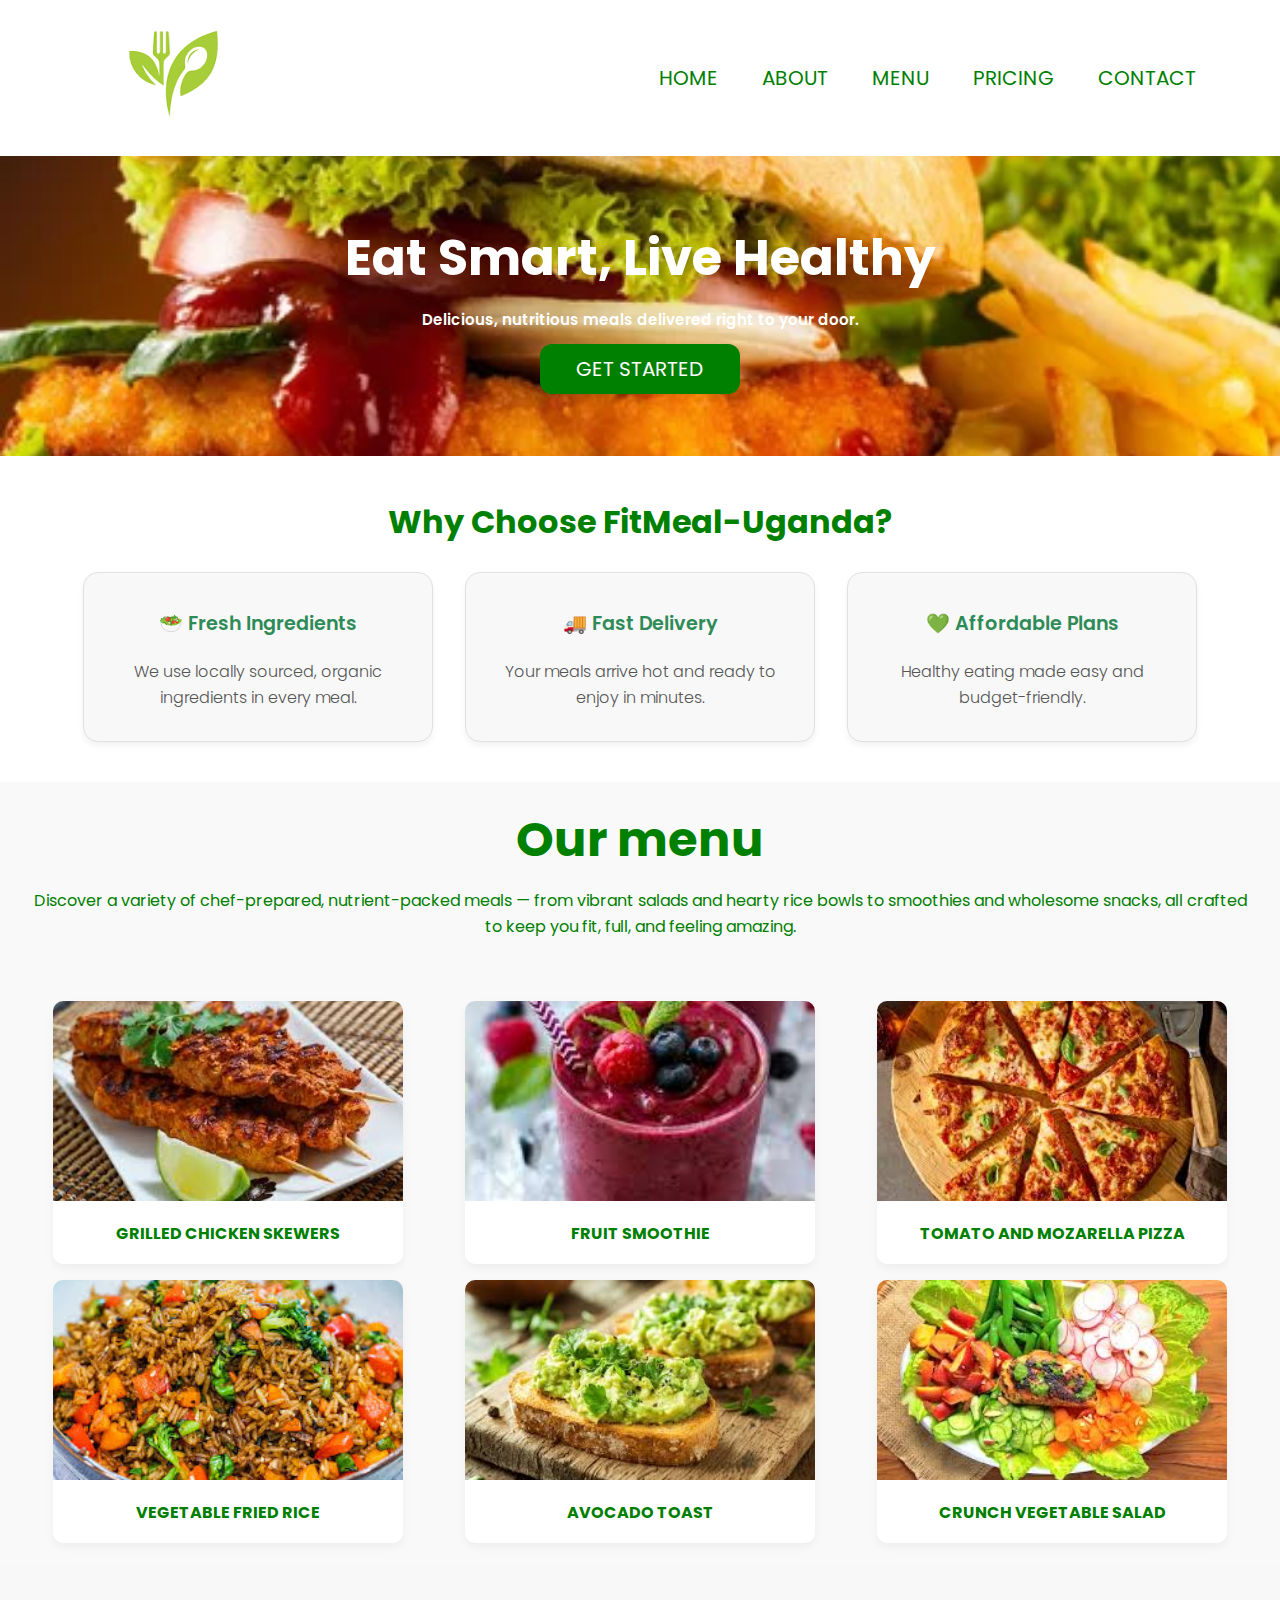
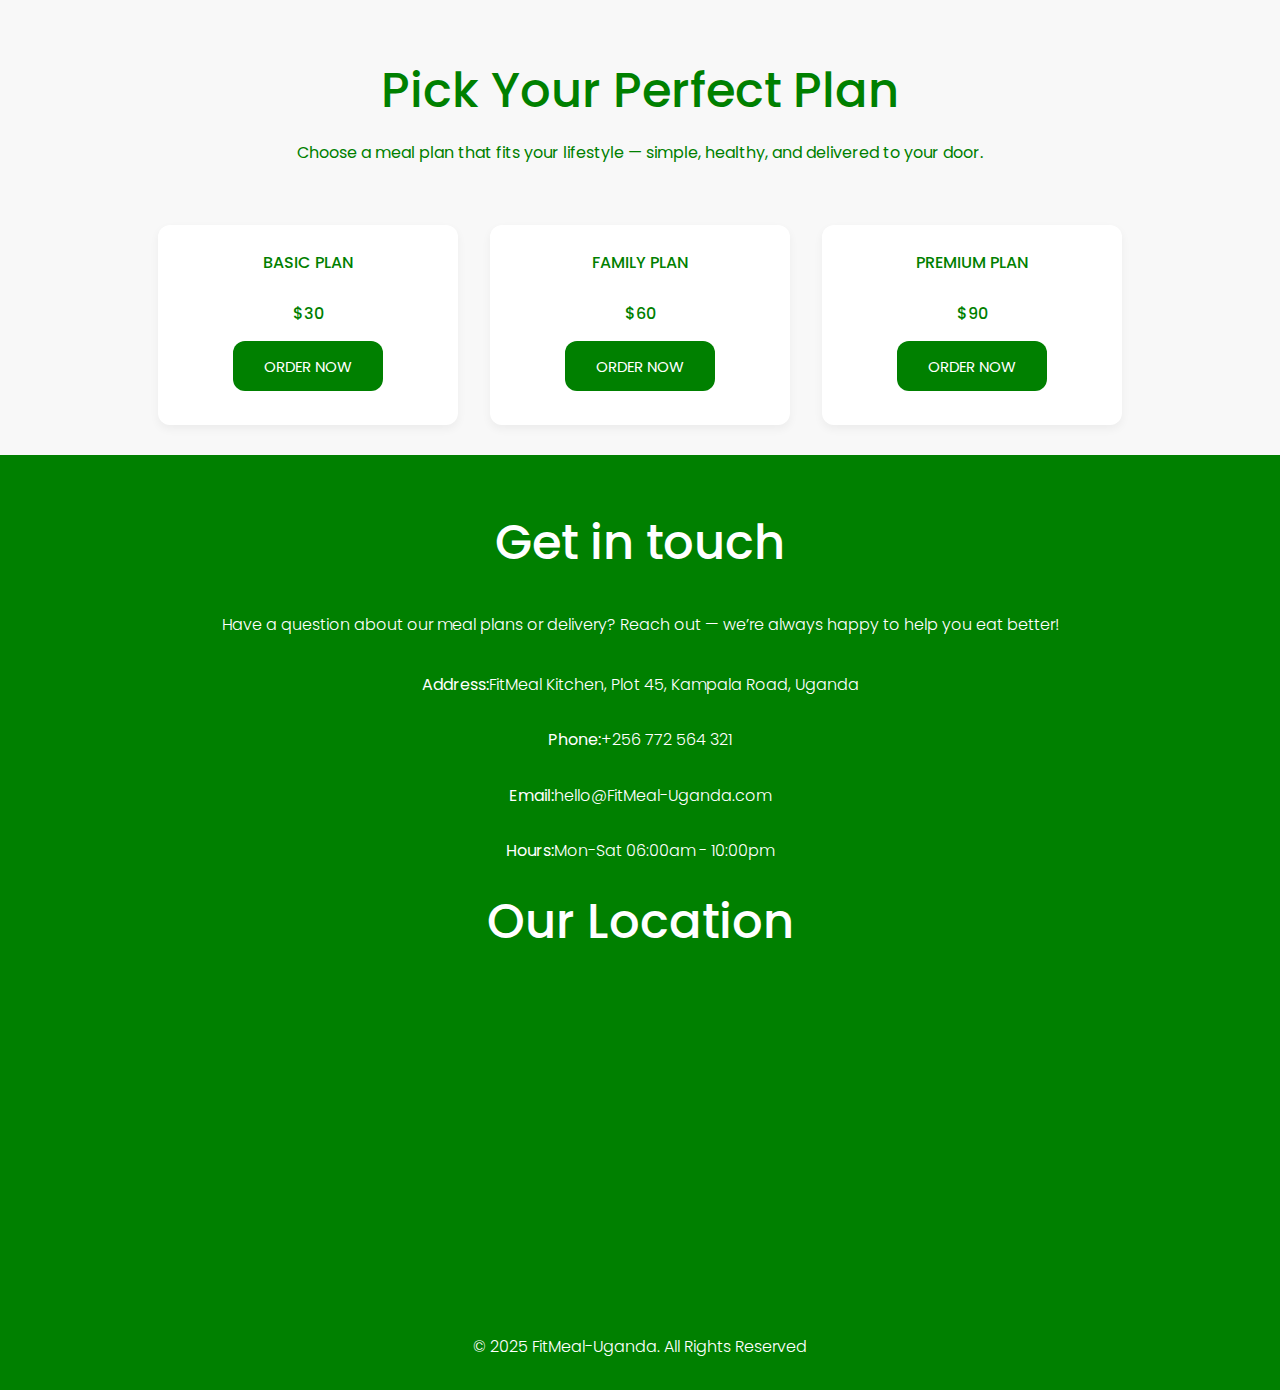
<file: index.html>
<!DOCTYPE html>
<html lang="en">
<head>
    <meta charset="UTF-8">
    <meta name="viewport" content="width=device-width, initial-scale=1.0">
    <title>FitMeal-Uganda (Healthy Meal Delivery)</title>

    <link rel="stylesheet" href="style.css">
    <!-- <link rel="icon" href="favicon.ico"> -->
    <!-- font awesome -->

 <link rel="stylesheet" href="https://cdnjs.cloudflare.com/ajax/libs/font-awesome/6.5.0/css/all.min.css">



    <!-- poppins font -->
<link rel="preconnect" href="https://fonts.googleapis.com">
<link rel="preconnect" href="https://fonts.gstatic.com" crossorigin>
<link href="https://fonts.googleapis.com/css2?family=Poppins:ital,wght@0,100;0,200;0,300;0,400;0,500;0,600;0,700;0,800;0,900;1,100;1,200;1,300;1,400;1,500;1,600;1,700;1,800;1,900&display=swap" rel="stylesheet">


<meta name="description" content=">FitMeal-Uganda (Healthy Meal Delivery) offers healthy, affordable, and delicious meals to keep you fit and energised,Order your meal today!">
<meta name="keywords" content="FitMeal-Uganda,best meal plans, eating healthy,meal delivery,healthy food">
<meta name="author" content="FitMeal-Uganda">
<link rel="canonical"href="https://FitMeal-Uganda.netlify.app/">

<meta property="ogg:title" content="FitMeal-Uganda (Healthy Meal Delivery)">
<meta property="ogg:description" content="FitMeal-Uganda (Healthy Meal Delivery) offers healthy, affordable, and delicious meals to keep you fit and energised,Order your meal today!">
<meta property="ogg:url" content="fitMeal-Uganda.netlify.app">
<meta property="ogg:image" content="https://fitmeal-Uganda.netlifyy.app/images/fast-food-500x500.webp">
<meta property="ogg:website" content="FitMeal-Uganda.netlify.app">

<link rel="icon" href="images/logo.png" type="image/png">


<!-- organisation schema -->

<script type="applicationId+json">
{
  "@context":https://schema.org", 
  "@type":"organisation",
 name:"FitMeal-Uganda",
  description:"FitMeal-Uganda offers healthy,affordable and delicious meals on your door step ",
  url:"https://FitMeal-Uganda.netlify.app",
  logo:"https://FitMeal-Uganda.netlify.app/images/logo.png",
@contactPoint: {
"@type":"ContactPoint",
telephone:"+256777778882",
contactType:"CustomerCare"
"areaServed": "UG",
"availableLanguage": ["English"]
},
"sameAs": [
  "https://facebook.com/FitMealUganda",
    "https://instagram.com/FitMealUganda"
]
}
</script>

<!-- website schema -->
<script type="application/ld+json">
{
  "@context": "https://schema.org",
  "@type": "WebSite",
  "name": "FitMeal Uganda",
  "url": "https://fitmealuganda.netlify.app/",
  "potentialAction": {
    "@type": "SearchAction",
    "target": "https://fitmealuganda.netlify.app/?s={search_term_string}",
    "query-input": "required name=search_term_string"
  }
}
</script>


<!-- faq schema -->
<script type="application/ld+json">
{
  "@context": "https://schema.org",
  "@type": "FAQPage",
  "mainEntity": [
    {
      "@type": "Question",
      "name": "What is FitMeal Uganda?",
      "acceptedAnswer": {
        "@type": "Answer",
        "text": "FitMeal Uganda is a healthy meal delivery service offering fresh, locally sourced, and nutritious meals for every lifestyle. We make healthy eating easy and affordable."
      }
    },
    {
      "@type": "Question",
      "name": "How do I order a meal plan?",
      "acceptedAnswer": {
        "@type": "Answer",
        "text": "You can order directly from our website by selecting a plan under the 'Pricing' section and clicking the 'Order Now' button. Deliveries are made quickly and conveniently."
      }
    },
    {
      "@type": "Question",
      "name": "Where does FitMeal Uganda deliver?",
      "acceptedAnswer": {
        "@type": "Answer",
        "text": "We currently deliver across major areas in Kampala and nearby regions. More locations are being added soon!"
      }
    },
    {
      "@type": "Question",
      "name": "Are the meals suitable for fitness and weight management?",
      "acceptedAnswer": {
        "@type": "Answer",
        "text": "Yes! All FitMeal Uganda meals are portion-controlled and designed by nutrition-conscious chefs to support your fitness and health goals."
      }
    },
    {
      "@type": "Question",
      "name": "How can I contact FitMeal Uganda?",
      "acceptedAnswer": {
        "@type": "Answer",
        "text": "You can reach us via email at hello@fitmeal.com or call +256 700 000 000. We're available Monday to Saturday from 6:00 AM to 10:00 PM."
      }
    }
  ]
}
</script>


<!-- bread crumb schema -->
<script type="applicationId+json">
{
    "@context":"https"//schema.org"
    "@type":"breadcrumbList",
    "itemListElement":[
    {
       "@type" : "ListItem",
        position:1,
        name:"Home",
        item:"https://FitMeal-Uganda.netlify.app/#hero",
        },
    
      "@type": "ListItem",
      position:2,
      name:"About",
      item:"https://fitMeal-Uganda.netlify.app/#about",
      },

    {
    "@type": "ListItem",
     position:3,
     name:"Menu",
     item:https://fitMeal-Uganda.netlify.app/#menu",
   },

  {
    "@type": "ListItem",
     position:4,
     name:"Pricing",
     item:https://fitMeal-Uganda.netlify.app/pricing",
   },

   {
    "@type": "ListItem",
     position:5,
     name:"Contact",
     item:https://fitMeal-Uganda.netlify.app/#contact",
   },
]


</script>




</head>
<body>
    <!-- header-section -->
     <!-- for a single page the links must stay on the same page  not on other links  -->
   <header class="header-section">
<div class="logo">
    <img src="images/logo.png" alt="logo image">
    </div>
<nav class="nav">
   <span class="close-btn">&times;</span> <!--close button-->
 <a href="#hero">HOME</a>
 <a href="#about">ABOUT</a>
 <a href="#menu">MENU</a>
 <a href="#pricing">PRICING</a>
 <a href="#footer">CONTACT</a>
</nav>
<!-- hamburger -->
<div class="hamburger">
<span></span>
<span></span>
<span></span>
</div>
</header> 

<!-- hero-section -->
<section id="hero" class="hero-section">
    <div class="hero-section-content">
<h1>Eat Smart, Live Healthy</h1>
<p>Delicious, nutritious meals delivered right to your door.</p>
<a href="#pricing"><button>GET STARTED</button></a>
</div>
</section>

<!-- about-section -->
<section id="about"class="about-section" >
    <h2>Why Choose FitMeal-Uganda?</h2>

<div class="cards">
    <div class="card">
    <h3>🥗 Fresh Ingredients</h3>
    <p>We use locally sourced, organic ingredients in every meal.</p>
</div>

<div class="card">
    <h3>🚚 Fast Delivery</h3>
    <p>Your meals arrive hot and ready to enjoy in minutes.</p>
</div>

<div class="card">
    <h3>💚  Affordable Plans</h3>
      <p>Healthy eating made easy and budget-friendly.</p>
</div>
</div>
</section>


<section id="menu"class="menu-section" >
    <h2>Our menu</h2>

  <p class="menu-intro">
    Discover a variety of chef-prepared, nutrient-packed meals — from vibrant salads and hearty rice bowls
    to smoothies and wholesome snacks, all crafted to keep you fit, full, and feeling amazing.
  </p>

<div class="menu-section-content">
    <div class="meal-image">
        <img src="images/grilled chicken skewers.jpg" alt="grilled chicken">
        <p>GRILLED CHICKEN SKEWERS</p>
    </div>

 <div class="meal-image">
        <img src="images/fruit smoothie.jpg" alt="fruit smoothie">
        <p>FRUIT SMOOTHIE</p>
    </div>

 <div class="meal-image">
        <img src="images/tomato and mozarella.jpg" alt="tomato and mozarella">
        <p>TOMATO AND MOZARELLA PIZZA</p>
    </div>


 <div class="meal-image">
        <img src="images/vegetable fried rice.jpg" alt="vegetable fried rice">
        <p>VEGETABLE FRIED RICE</p>
    </div>


 <div class="meal-image">
        <img src="images/avocado toast.jpg" alt="avocado toast">
        <p>AVOCADO TOAST</p>
    </div>


 <div class="meal-image">
        <img src="images/crunch vegetable salad.jpg" alt="vegetable salad">
        <p>CRUNCH VEGETABLE SALAD</p>
    </div>
</div>
</section>


<section id="pricing" class="pricing">
<h2>Pick Your Perfect Plan</h2>
<p class="plans-intro">Choose a meal plan that fits your lifestyle — simple, healthy, and delivered to your door.</p>


<div class="pricing-cards">
    <div class="pricing-card">
<p>BASIC PLAN</p>
<p>$30</p>
<a href="order.html"><button class="pricing-button">ORDER NOW</button></a>
    </div>

    <div class="pricing-card">
<p>FAMILY PLAN</p>
<p>$60</p>
<a href="order.html"><button class="pricing-button">ORDER NOW</button></a>
    </div>

    <div class="pricing-card">
<p>PREMIUM PLAN</p>
<p>$90</p>
<a href="order.html"><button class="pricing-button">ORDER NOW</button></a>
    </div>
</div>
</section>

<footer id="footer"class="contact">
<div class="contact-info">
<h2>Get in touch</h2>
<p>Have a question about our meal plans or delivery? Reach out — we’re always happy to help you eat better!</p>

<div class="contact-details">
<p><strong>Address:</strong>FitMeal Kitchen, Plot 45, Kampala Road, Uganda</p>
<p><strong>Phone:</strong>+256 772 564 321</p>
<p><strong>Email:</strong>hello@FitMeal-Uganda.com</p>
<p><strong>Hours:</strong>Mon-Sat 06:00am - 10:00pm</p>
</div>

<div class="contact-map">
  <h2>Our Location</h2>
  <iframe
    src="https://www.google.com/maps/embed?pb=!1m18!1m12!1m3!1d3960.12345!2d0.13836!3d32.74527!2m3!1f0!2f0!3f0!3m2!1i1024!2i768!4f13.1!3m3!1m2!1s0x17809abcd!2sKampala!5e0!3m2!1sen!2sug!4v1699298765432"
    width="650" height="450" style="border:0;" allowfullscreen="" loading="lazy"></iframe>
</div>


<p class="copyright">&copy; 2025 FitMeal-Uganda. All Rights Reserved</p>


</footer>


<script>
const hamburger = document.querySelector('.hamburger');
const nav = document.querySelector('.nav');
const closebtn = document.querySelector('.close-btn')

hamburger.addEventListener('click', () =>{
  nav.classList.toggle('active');    // opening nav
});

closebtn.addEventListener('click', () =>{
   nav.classList.remove('active'); //closing nav
});

</script>

</body>
</html>
</file>
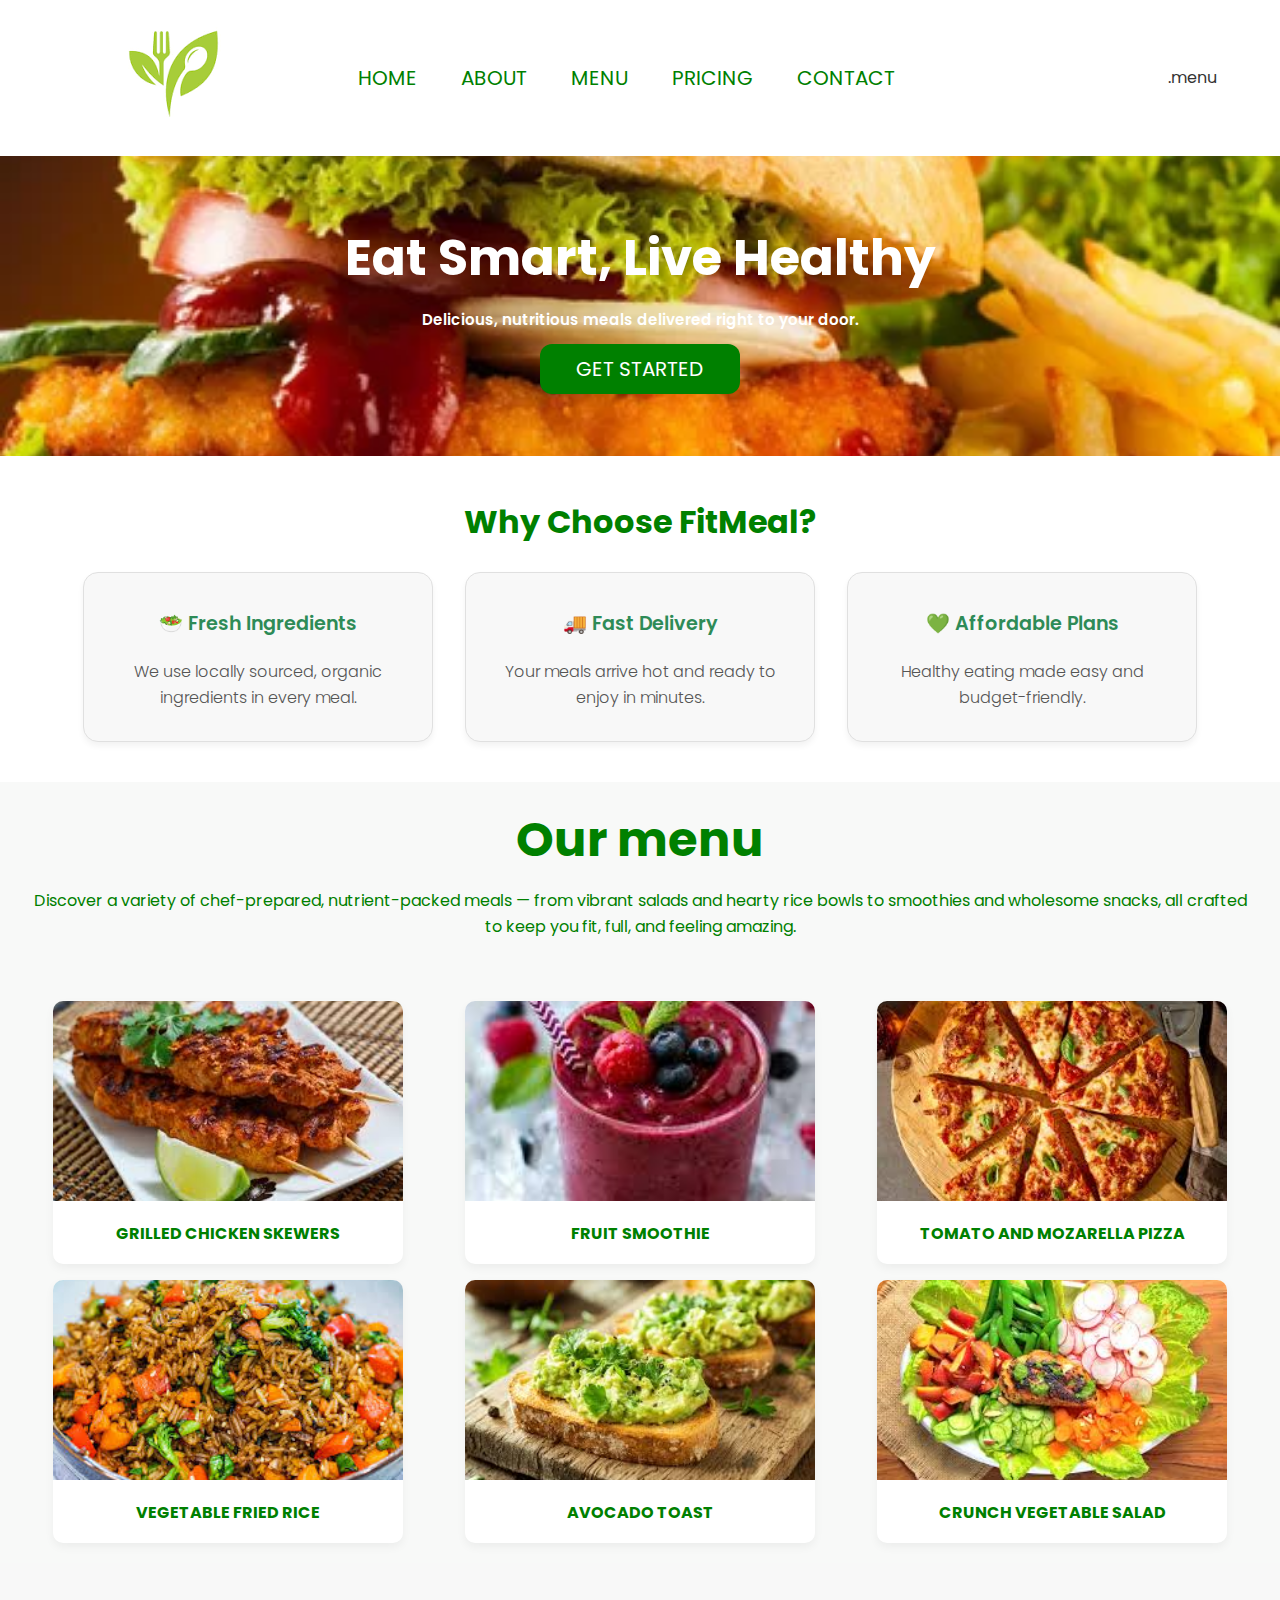
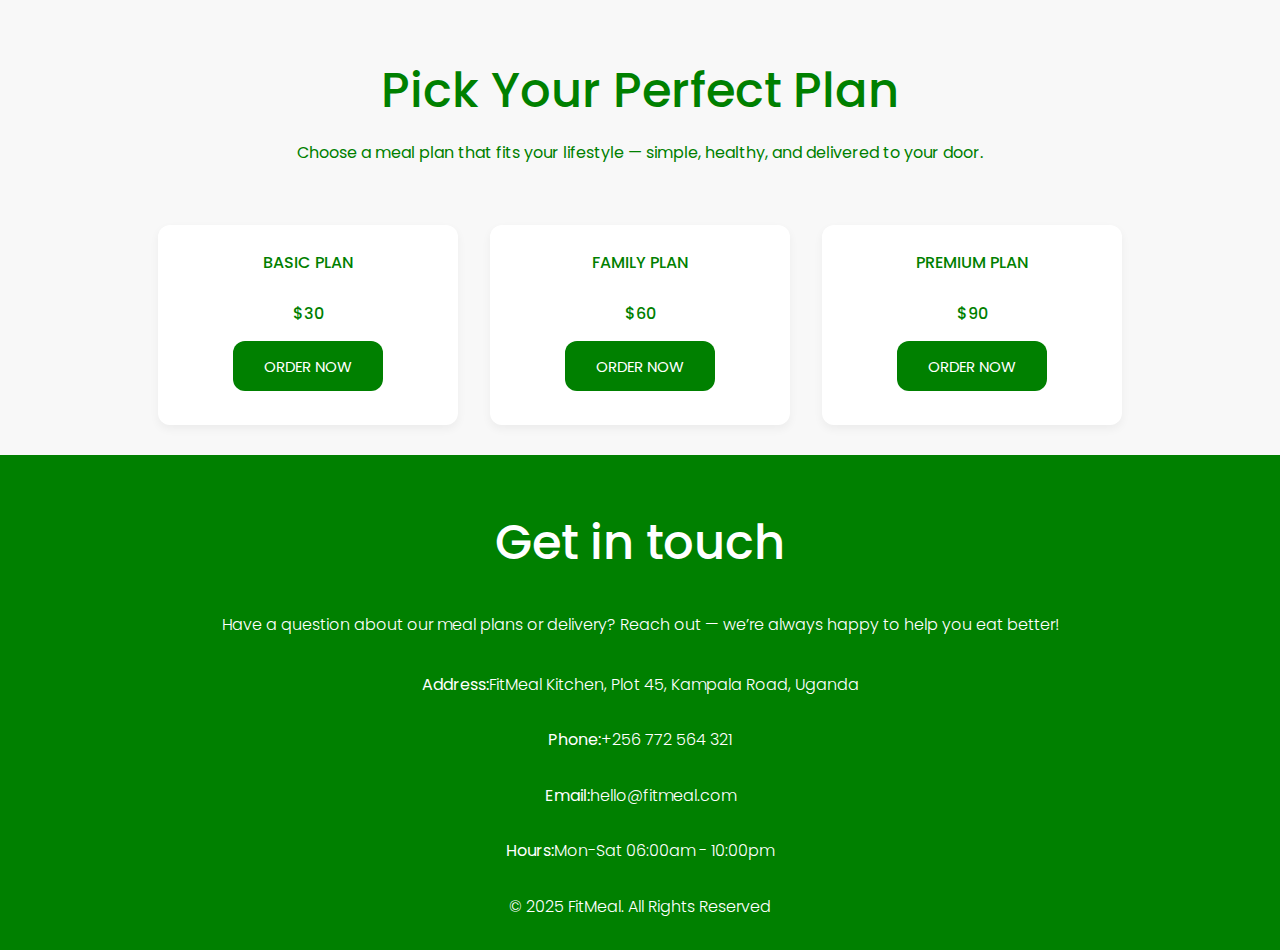
<file: fitmeal.html>
<!DOCTYPE html>
<html lang="en">
<head>
    <meta charset="UTF-8">
    <meta name="viewport" content="width=device-width, initial-scale=1.0">
    <title>FitMeal (Healthy Meal Delivery)</title>

    <link rel="stylesheet" href="https://cdnjs.cloudflare.com/ajax/libs/font-awesome/6.5.0/css/all.min.css">
    <link rel="stylesheet" href="style.css">

    <!-- poppins font -->
<link rel="preconnect" href="https://fonts.googleapis.com">
<link rel="preconnect" href="https://fonts.gstatic.com" crossorigin>
<link href="https://fonts.googleapis.com/css2?family=Poppins:ital,wght@0,100;0,200;0,300;0,400;0,500;0,600;0,700;0,800;0,900;1,100;1,200;1,300;1,400;1,500;1,600;1,700;1,800;1,900&display=swap" rel="stylesheet">





</head>
<body>
    <!-- header-section -->
     <!-- for a single page the links must stay on the same page  not on other links  -->
   <header class="header-section">
<div class="logo">
    <img src="images/logo.png" alt="logo image">
    </div>
<nav class="nav">
 <a href="#hero">HOME</a>
 <a href="#about">ABOUT</a>
 <a href="#menu">MENU</a>
 <a href="#pricing">PRICING</a>
 <a href="#footer">CONTACT</a>
</nav>

.menu
</header> 

<!-- hero-section -->
<section id="hero" class="hero-section">
    <div class="hero-section-content">
<h1>Eat Smart, Live Healthy</h1>
<p>Delicious, nutritious meals delivered right to your door.</p>
<a href="#pricing"><button>GET STARTED</button></a>
</div>
</section>

<!-- about-section -->
<section id="about"class="about-section" >
    <h2>Why Choose FitMeal?</h2>

<div class="cards">
    <div class="card">
    <h3>🥗 Fresh Ingredients</h3>
    <p>We use locally sourced, organic ingredients in every meal.</p>
</div>

<div class="card">
    <h3>🚚 Fast Delivery</h3>
    <p>Your meals arrive hot and ready to enjoy in minutes.</p>
</div>

<div class="card">
    <h3>💚  Affordable Plans</h3>
      <p>Healthy eating made easy and budget-friendly.</p>
</div>
</div>
</section>


<section id="menu"class="menu-section" >
    <h2>Our menu</h2>

  <p class="menu-intro">
    Discover a variety of chef-prepared, nutrient-packed meals — from vibrant salads and hearty rice bowls
    to smoothies and wholesome snacks, all crafted to keep you fit, full, and feeling amazing.
  </p>

<div class="menu-section-content">
    <div class="meal-image">
        <img src="images/grilled chicken skewers.jpg" alt="grilled chicken">
        <p>GRILLED CHICKEN SKEWERS</p>
    </div>

 <div class="meal-image">
        <img src="images/fruit smoothie.jpg" alt="fruit smoothie">
        <p>FRUIT SMOOTHIE</p>
    </div>

 <div class="meal-image">
        <img src="images/tomato and mozarella.jpg" alt="tomato and mozarella">
        <p>TOMATO AND MOZARELLA PIZZA</p>
    </div>


 <div class="meal-image">
        <img src="images/vegetable fried rice.jpg" alt="vegetable fried rice">
        <p>VEGETABLE FRIED RICE</p>
    </div>


 <div class="meal-image">
        <img src="images/avocado toast.jpg" alt="avocado toast">
        <p>AVOCADO TOAST</p>
    </div>


 <div class="meal-image">
        <img src="images/crunch vegetable salad.jpg" alt="vegetable salad">
        <p>CRUNCH VEGETABLE SALAD</p>
    </div>
</div>
</section>


<section id="pricing" class="pricing">
<h2>Pick Your Perfect Plan</h2>
<p class="plans-intro">Choose a meal plan that fits your lifestyle — simple, healthy, and delivered to your door.</p>


<div class="pricing-cards">
    <div class="pricing-card">
<p>BASIC PLAN</p>
<p>$30</p>
<button class="pricing-button">ORDER NOW</button>
    </div>

    <div class="pricing-card">
<p>FAMILY PLAN</p>
<p>$60</p>
<button class="pricing-button">ORDER NOW</button>
    </div>

    <div class="pricing-card">
<p>PREMIUM PLAN</p>
<p>$90</p>
<button class="pricing-button">ORDER NOW</button>
    </div>
</div>
</section>

<footer id="footer"class="contact">
<div class="contact-info">
<h2>Get in touch</h2>
<p>Have a question about our meal plans or delivery? Reach out — we’re always happy to help you eat better!</p>

<div class="contact-details">
<p><strong>Address:</strong>FitMeal Kitchen, Plot 45, Kampala Road, Uganda</p>
<p><strong>Phone:</strong>+256 772 564 321</p>
<p><strong>Email:</strong>hello@fitmeal.com</p>
<p><strong>Hours:</strong>Mon-Sat 06:00am - 10:00pm</p>
</div>

<p>&copy; 2025 FitMeal. All Rights Reserved</p>

</footer>







</body>
</html>
</file>
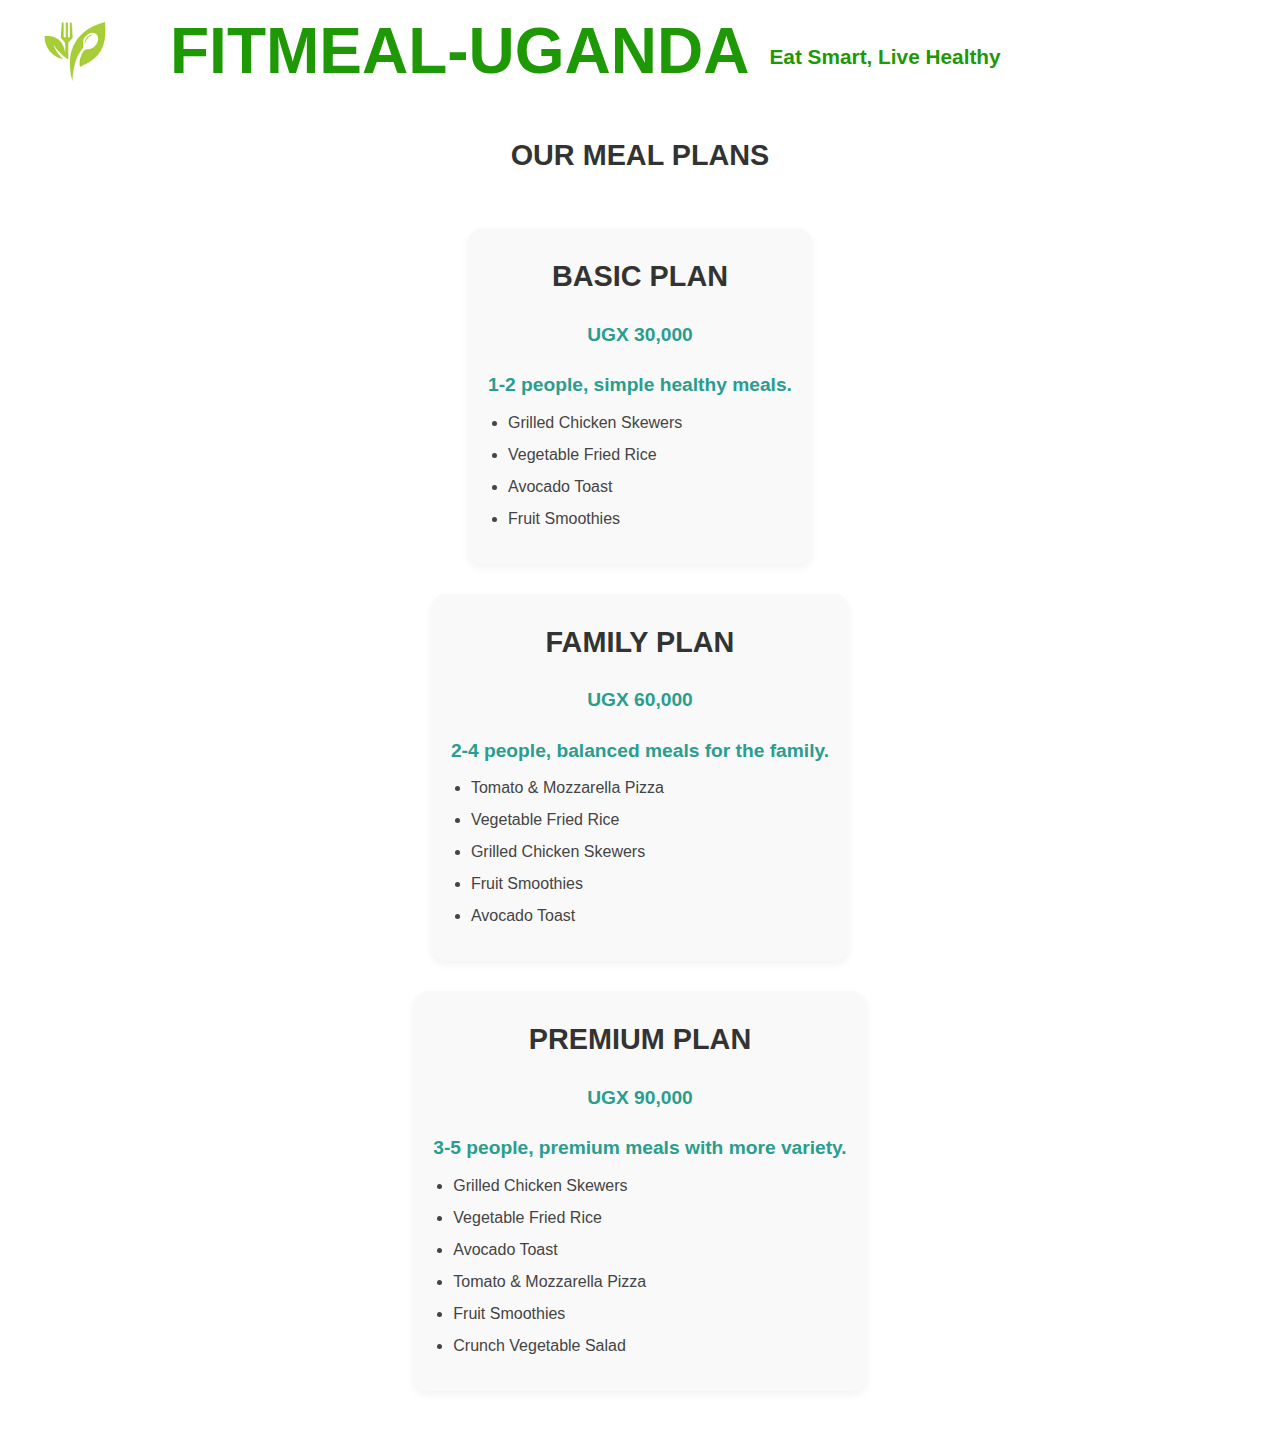
<file: Mealplans.html>
<!DOCTYPE html>
<html lang="en">
<head>
  <meta charset="UTF-8">
  <meta name="viewport" content="width=device-width, initial-scale=1.0">
  <title>FitMeal – Meal Plans</title>
  <link rel="stylesheet" href="style.css">

  <style>
    .mealplan-wrapper{
        align-items: center;
        display: flex;
        gap:30px;
        margin: 0 auto;
        max-width: 1000px;
        padding: 40px 20px;
        flex-direction: column;
    }

    h1{
        float:right;
    }

.meal-plan{
        border-radius: 15px;
        padding:25px 20px ;
        border-style: 1px solid white;
        background-color: #f9f9f9;  /* Light background for contrast */
        box-shadow: 0 4px 8px rgba(0,0,0,0.05);
        transition: transform 0.3s, box-shadow 0.3s;
}

.meal-plan:hover {
  transform: translateY(-5px);
  box-shadow: 0 8px 16px rgba(0,0,0,0.1);
}


h2{
 font-size: 1.8rem;
  color: #333333;
  margin-bottom: 10px;
 text-align: center;
}

   .meal-plan h2 {
  font-size: 1.8rem;
  color: #333333;
  margin-bottom: 10px;
 text-align: center;
}

    .meal-plan ul {
  list-style-type: disc;
  padding-left: 20px;
  color: #444;
}

.meal-plan ul li {
  margin-bottom: 8px;
  line-height: 1.5;
}

.meal-plan p{
   font-weight: bold;
  color: #2a9d8f;  
  font-size: 1.2rem;
  margin-bottom: 10px; 
}

.logo-container{
    display: flex;
    justify-content: flex-start;
    align-items: center;
    gap: 20px;
    margin-bottom: 30px;
}

.logo{
    height: auto;
    width:150px;
}


.page-title {
  font-size: 4rem;             /* adjust as needed */
  color: hsl(110, 94%, 31%);
  margin: 0;
}

.page-subtitle {
  font-size:1.3rem;             /* adjust as needed */
  color: hsl(110, 94%, 31%);
  margin: 0;
}


@media screen and (max-width :1024px){
.logo-container{
    flex-direction: column;
    text-align: center;
}
}


@media screen and (max-width :768px){
.page-title{
    font-size: 2.4rem;
}
}



@media screen and (max-width :480px){
.page-title{
    font-size: 2rem;
}
}

@media screen and (max-width :320px){
.page-title{
    font-size: 1.8rem;
}
}

  </style>
</head>
<body>

   <!-- <header class="header-section"> -->
<div class="logo-container">
    <img src="images/logo.png" alt="Fitmeal logo" class="logo">
    <h2 class="page-title">FITMEAL-UGANDA </h2>
    <p class="page-subtitle">Eat Smart, Live Healthy</p>
    </div>


<h2>OUR MEAL PLANS</h2>

<!-- BASIC PLAN -->
 <section class="mealplan-wrapper">
<section id="basic" class="meal-plan">
  <h2>BASIC PLAN </h2>
    <p>UGX 30,000</p>
  <p>1-2 people, simple healthy meals.</p>
  <ul>
    <li>Grilled Chicken Skewers</li>
    <li>Vegetable Fried Rice</li>
    <li>Avocado Toast</li>
    <li>Fruit Smoothies</li>
  </ul>
</section>

<!-- FAMILY PLAN -->
<section id="family" class="meal-plan">
  <h2>FAMILY PLAN </h2>
   <p>UGX 60,000</p> 
  <p>2-4 people, balanced meals for the family.</p>
  <ul>
    <li>Tomato & Mozzarella Pizza</li>
    <li>Vegetable Fried Rice</li>
    <li>Grilled Chicken Skewers</li>
    <li>Fruit Smoothies</li>
    <li>Avocado Toast</li>
  </ul>
</section>

<!-- PREMIUM PLAN -->
<section id="premium" class="meal-plan">
  <h2>PREMIUM PLAN </h2>
    <p>UGX 90,000</p>
  <p>3-5 people, premium meals with more variety.</p>
  <ul>
    <li>Grilled Chicken Skewers</li>
    <li>Vegetable Fried Rice</li>
    <li>Avocado Toast</li>
    <li>Tomato & Mozzarella Pizza</li>
    <li>Fruit Smoothies</li>
    <li>Crunch Vegetable Salad</li>
  </ul>
</section>
</section>
</body>
</html>
</file>
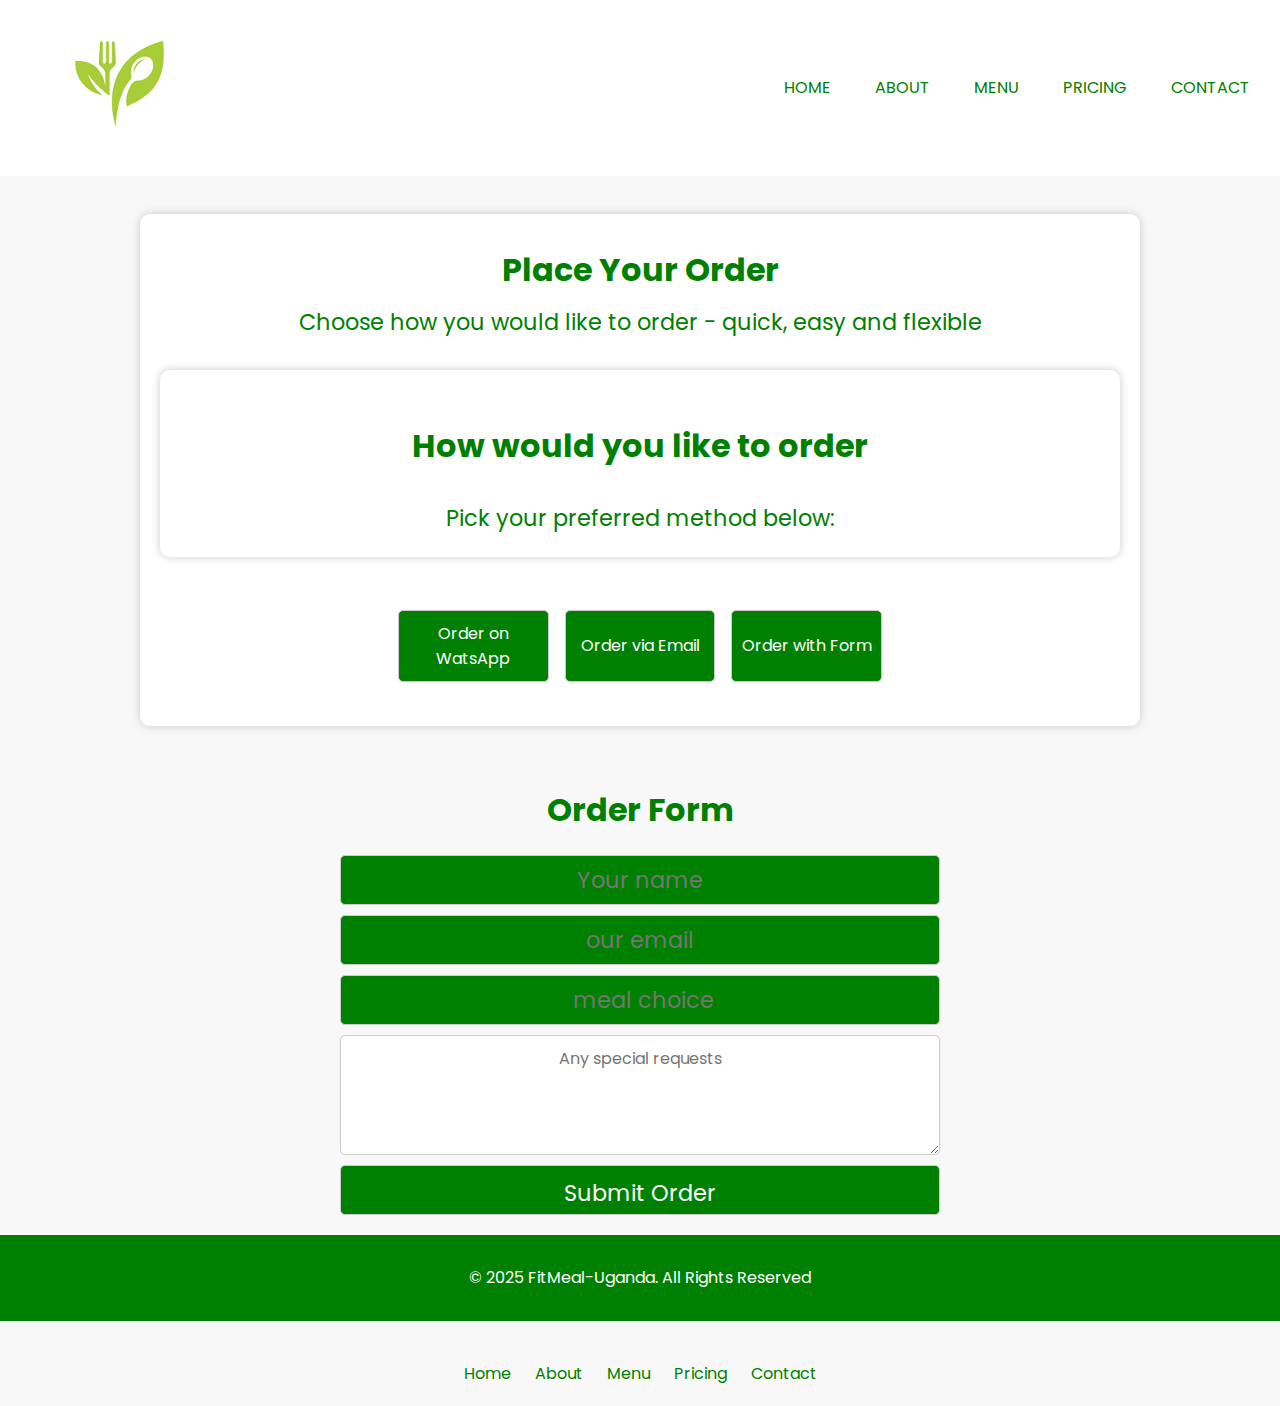
<file: order.html>
<!DOCTYPE html>
<html lang="en">
<head>
    <meta charset="UTF-8">
    <meta name="viewport" content="width=device-width, initial-scale=1.0">
    <title>Order healthy meals | FitMeal-Uganda </title>
    <!-- <link rel="stylesheet" href="style.css"> -->

 <link rel="stylesheet" href="https://cdnjs.cloudflare.com/ajax/libs/font-awesome/6.5.0/css/all.min.css">

    <!-- poppins font -->
<link rel="preconnect" href="https://fonts.googleapis.com">
<link rel="preconnect" href="https://fonts.gstatic.com" crossorigin>
<link href="https://fonts.googleapis.com/css2?family=Poppins:ital,wght@0,100;0,200;0,300;0,400;0,500;0,600;0,700;0,800;0,900;1,100;1,200;1,300;1,400;1,500;1,600;1,700;1,800;1,900&display=swap" rel="stylesheet">

<meta name="description" content="place your order for fitmealuganda's healthy meal,mealplans and fresh fast delivery at affordable prices and have a healthy eating in uganda">
<meta name="url" content="https://FitMeal-Uganda.netlify.app/order">
<meta name="keyword" content="">
<meta name="image" content="">
<meta name="website" content="">
<meta name="title" content="">
<meta property="og" content="">
<a href="canonical"></a>

<!-- breadcrumb schema -->
<script type="application/Id+json">
  {
    "@context:https://schema.org"
    "@type:breadcrumbList",
    "itemListElement" [
      {
      position:1,
      name:"Home",
      item:"https:fitmeal-uganda.netlify.app"
    },

    {
     "@type" :"ListItem"[
      {
        position:2,
        name:"Order",
        item:"https:fitmeal-uganda.netlify.app/order"
      }
     ]
   }
  ]
  }
  
</script>


<!-- webpage schema -->
 <script type="application/Id+json">
  {
"@context":"https://schema.org",
"@type" :"webpage",
"name":"FitMeal-Uganda Order Page",
"url":"https://FitMeal-Uganda.netlify.app",
"description":"place your order for fitmealuganda's healthy meal,mealplans and fresh fast delivery using our simple form",
"publisher" :{
  "@type":"organisation",
  "name":"FitMeal-Uganda"
}
  }
 </script>



</script>
<style>







*{
  padding: 0;
  margin: 0;
  box-sizing: border-box;
   font-family: 'poppins', sans-serif;
}

html, body {
  height: 100%;
}

  body{
    line-height: 1.6;
    /* width:100%; */
    /* height:1000vh; */
    /* display: flex; */
    /* justify-content: center; */
    align-items: center;
    background-color:#f8f8f8; 
  }


.order-hero,.order-options {
      background: white;
      padding: 20px;
      border-radius: 10px;
      box-shadow: 0 0 10px rgba(0,0,0,0.2);
      width: 100%;
      max-width: 1000px;
       margin:3% auto;/*centers the card */
      flex-direction: column;
      align-items: center;
      display: flex;
    }

    .order-hero p, .order-options p{
      align-items: center;
      font-size:1.4rem ;
      color: green;
      text-align: center;
      /* padding: 30px 20px; */
    }

.order-hero h1{
  align-items: center;
  font-size: 2rem;
  color: green;
  justify-content: center;
  text-align: center;
  padding:10px;
}

.order-options h2{
  font-size: 2rem;
  color: green;
  padding: 30px;
  text-align: center;
 
}


    form label {
      display: block;
      margin-top: 15px;
      font-weight: bold;
    }

   .order-form input, .submit-button{
      font-size: 1.4rem;
      width: 100%;
      height:50px;
      padding: 10px 20px;
      border: 1px solid #ccc;
      border-radius: 5px;
      justify-content: center;
      color: white;
      background-color: green;
      text-align: center;
    
    }
 .order-form textarea {
        width: 100%;
      height:120px;
      padding: 10px;
      border: 1px solid #ccc;
      border-radius: 5px;
      text-align: center;
      font-size: 1rem;


 }
/* Center and size the form */
 .order-form form{
  display: flex;
   margin: 0 auto; /*centers the form to block*/
  justify-content: center;
  flex-direction: column;
  width:100%;
  gap:10px;
  max-width:600px;
 }

/* Center the entire order form section */
 .order-form{
  width:100%;
  /* display: flex; */
  text-align: center;
  padding: 20px;
  /* margin-top: 10%; */
 }

 .order-form h2{
  text-align: center;
  font-size: 2rem;
  color: green;
   margin-bottom: 20px;
 }
    



/*  
  button{
      font-size: 1.2rem;
      width: 100%;
      height:50px;
      max-width: 300px;
      padding: 20px 20px;
      border: 1px solid #ccc;
      border-radius: 5px;
      justify-content: center;
      color: white;
      background-color: green;
      text-align: center;
      cursor: pointer;
      margin:4px auto ;
      display: block;
    
    }

     */

.button-container button {
  font-size:1rem;
  width: 100%;
  /* max-width: 800px; */
  /* height: 50px; */
  padding:10px 8px;
  border: 1px solid #ccc;
  border-radius: 5px;
  color: white;
  background-color: green;
  text-align: center;
  cursor: pointer;
  /* line-height: 30px; */
  margin: 4px auto;
    display: block;  /*This makes centering work */
   /* box-sizing: border-box; */
}


.button-container{
  display: flex;
  justify-content: center;
  gap: 1rem;
  margin:20px;
}

    button:hover {
      background: white;
      color: green;
    }


    footer{
      align-items: center;
      background-color: green;
      color:white;
      padding: 30px 40px;
    }

    footer p{
      align-items: center;
      background-color: green;
      color:white;
     font-size: 1rem;
     justify-content: center;
     text-align: center;
    }

.header-section{
  justify-content:space-between;
  align-items: center;
  position: relative;
  width:100%;
  display: flex;
  min-height:20px;
  padding: 10px;
  background-color: white;

}

.nav a{
  text-decoration: none;
  list-style-type: none;
  font-size: 1rem;
  color: green;
  position:relative;
  padding: 20px 20px;
  gap: 1rem;
}

.hamburger{
   display: none;
  flex-direction: column;
  cursor: pointer;

}

.hamburger span{
  background-color: black;
  height: 3px;
  width:30px;
  margin: 4px 0;
  border-radius: 4px;
  transition: 0.3s ease;
}


.close-btn{
    display: none; /*its hidden on big screens */
    font-size: 50px;
    cursor: pointer;
    position: absolute;
    right:20px;
    top:-5px;
    color: black;
}

@media (max-width:800px){
  

.nav{
        flex-direction: column;
        position:absolute;
        padding:20px 0;
        gap: 1rem;
        width:100%;
        top:70px;
         left:-100%; /*hidden*/
        align-items:center;
        background: #555;
        transition: left 0.3s ease;
        /* opacity: 0; */
        /* visibility: hidden; */
}


.hamburger{
   display: flex;
}

  .nav a{
        color: black;
        font-size: 15px;
        padding:10px;
    }

  .nav.active{
    left: 0;
  }

}



@media (max-width:800px){
     .close-btn{
        display: block; /*its seen on small screens */
    }
}



@media(max-width:600px){
 .order-hero h1{
  font-size: 1.2rem;
 } 


.order-options h2{
  font-size: 1.2rem;
}

 .order-hero p, .order-options p{
  font-size: 1rem;
 }

  .nav a{
        color: black;
        font-size: 10px;
        padding:10px;
    }


}

@media(max-width:600px){

 button {
         padding: 20px  10px;
       /* padding: 10px 10px; */
      /* margin: 15px; */
      gap: 1rem;
      /* border: 1px solid #ccc; */
      border-radius: 5px;
      background: green;
      color: white;
      font-weight: bold;
      cursor: pointer;
      width:100%;
      /* max-width: 200px; */
      /* height:30px; */
      border: none;
      font-size: 1rem;
      align-items: center;
      text-align: center;
      /* display: flex; */
    }



.button-container{
  flex-direction: column;
  gap: 1rem;
  margin:20px;
}


 .submit-button{
      font-size: 1.2rem;
      width: 70%;
      /* height:50px; */
      padding: 10px 10px;
      border: 1px solid #ccc;
      border-radius: 5px;
      justify-content: center;
      color: white;
      background-color: green;
      text-align: center;
    
    }
}


@media(max-width:480px){
  .footer-links a{
font-size: 0.7rem;
}
}

.footer-links{
text-align: center;
margin-top: 20px;
padding:20px 30px;
}


.footer-links a{
  text-decoration: none;
  list-style-type: none;
  color: green;
  font-size:1rem;
  margin: 0 10px;
}

</style>

</head>
<body>
    <header class="header-section">
    <div class="logo">
      <img src="images/logo.png" alt=" order page logo image">
    </div>
    <nav class="nav">
      <span class="close-btn">&times;</span>
      <a href="index.html">HOME</a>
      <a href="index.html#about">ABOUT</a>
      <a href="index.html#menu">MENU</a>
      <a href="index.html#pricing">PRICING</a>
      <a href="index.html#footer">CONTACT</a>
    </nav>

    <div class="hamburger">
    <span></span>
    <span></span>
    <span></span>
    </div>
  </header>
  
  <section class="order-hero">
<h1>Place Your Order</h1>
<p>Choose how you would like to order - quick, easy and flexible</p>
  

<section class="order-options">
<h2>How would you like to order</h2>
<p>Pick your preferred method below:</p>
</section>

<div class="button-container">
<button class="order-btn watsapp-btn">Order on WatsApp</button>
<button class="order-btn email-btn">Order via Email</button>
<button class="order-btn form-btn">Order with Form</button>
</div>
</section>

<section class="order-form">
<h2>Order Form</h2>
<form action="https://formsubmit.co/nakiyingilindah24@gmail.com" method="POST">
<input type="text" name="name" placeholder="Your name" required>
<input type="email" name="email" placeholder="our email" required>
<input type="text" name="meal" placeholder=" meal choice" required>
<textarea name="message" placeholder="Any special requests" rows="4"></textarea>
<button class="submit-button">Submit Order</button>
</form>
</section>

 <footer class="contact">
    <p>&copy; 2025 FitMeal-Uganda. All Rights Reserved</p>
  </footer>

    
<div class="footer-links">
  <a href="/">Home</a>
   <a href="/about">About</a>
    <a href="/menu">Menu</a>
   <a href="/pricing">Pricing</a>
  <a href="/contact">Contact</a>
</div>


<script>
  // hamburger
const hamburger= document.querySelector('.hamburger');
const nav= document.querySelector('.nav');
const closebtn =document.querySelector('.close-btn');
 hamburger.addEventListener("click", () =>{
    nav.classList.toggle('active');
 }
);
closebtn.addEventListener('click', () =>{
    nav.classList.remove('active');
})

// 

document.querySelector(".whatsapp-btn").addEventListener("click", function() {
  window.open("https://wa.me/256772845457?text=Hello%20FitMeal%20Uganda%2C%20I%20would%20like%20to%20make%20an%20order.", "_blank");
});
document.querySelector(".form-btn").addEventListener("click", function(){
  window.location.href("#order-form")
});
document.querySelector(".email-btn").addEventListener("click", function() {
  window.location.href = "mailto:fitmealuganda@gmail.com?subject=Order%20Request&body=Hello%20FitMeal,%20I’d%20like%20to%20order%20...";
});


</script>

</body>
</html>
</file>
<file: style.css>
*{
    padding: 0;
    margin: 0;
    box-sizing:border-box;
    font-family: 'poppins', sans-serif;
}
html, body{
    height:100%;
}

body {
 line-height: 1.6;
  font-family: "Poppins", sans-serif;
  font-weight: 400; /* default regular weight */
  color: #333; /* optional: good default text color */
}

.header-section{
    width:100%;
    min-height:40px;
    background-color: white;
    display: flex;
    justify-content: space-between;
    align-items: center;
    padding: 0 5%;
    position: relative;
}

.logo{
    font-weight: 700;
    /* font-size:10px; */
    width:20px;
    color: #00b050;
    
}


.nav a{
     color: green;
      font-size:20px;
      text-decoration: none;
      padding:20px 20px; 
      gap: 2rem;
      transition: 0.3s ease;
      /* margin-left: 30px; */
    
      
}

/* hamburger */
.hamburger{
    display: none;
    cursor: pointer;
    flex-direction: column;

}
.hamburger span{
    width:25px;
    height:3px;
    background-color:black;
    border-radius:3px;
    margin:4px 0 ;
    transition:0.3s;

    
}

.close-btn{
    display: none; /*its hidden on big screens */
    font-size: 50px;
    cursor: pointer;
    position: absolute;
    right:20px;
    top:-10px;
    color: black;
}


@media (max-width:800px){
    .nav{
        flex-direction: column;
        position:absolute;
        padding:20px 0;
        gap: 1rem;
        width:100%;
        top:70px;
         left:-100%; /*hidden*/
        align-items:center;
        background: #555;
        transition: left 0.4s ease;
        /* opacity: 0; */
        /* visibility: hidden; */
    }

    .nav a{
        color: black;
        font-size: 15px;
        padding:10px;
    }

    .hamburger{
        display: flex;
    }

    .nav.active{
         left:0; /*visible*/
         /* opacity: 1; */
         /* visibility: visible; */
    }
}

@media (max-width:800px){
     .close-btn{
        display: block; /*its seen on small screens */
    }
}

@media (max-width:600px){
    .close-btn{
    font-size: 50px;
    right:20px;
    top:-10px;
   
}

 .nav a{
     
        font-size: 12px;
        padding:5px;
    }
}




.hero-section{
    background-image:url(images/fast-food-500x500.webp) ;
    width: 100%;
    height: 300px;
    background-repeat: no-repeat;
    background-position: center;
    background-size: cover;
    display: flex;
    align-items: center;
    justify-content: center;
    color: white;
    /* color: #00b050; */
    text-align: center
}


h1 {
    font-weight: 700;
    font-size: 50px;
    color: white;
    text-align: center;
}

p
{
    font-size: 15px;
    color: white;
    padding-top: 10px;
    font-weight: 600;
    text-align: center;
}

button{
    /* padding: 40px, 20px; */
    font-size: 20px;
    color: white;
    background-color: green;
    border-radius: 12px;
    border-style: none;
    width:200px;
    height:50px;
    margin-top: 2%;
   cursor:pointer;
   /* transition:3s ease-in; */
    

}

button:hover{
   background-color:white ;
   color:green;
}



/* about section */
.about-section{
    padding:40px 20px;
    background-color: #fff;
    text-align: center;
}

h1, h2, h3 {
    font-weight: 700; /* bold */
}

.about-section p {
    font-weight: 300; /* light */
    color: grey;
    font-size: 1rem;
}


.about-section h2{
color:green;
font-size:2rem;
margin-bottom:2%;
}

.about-section h3{
    font-size: 1.2rem;
    margin-top: 2%;
}

.about-section-cards{
    display: flex;
    flex-wrap: wrap;
    justify-content: center;
    gap: 2rem;
   
}

.about-section-card{
   /* transition: all 3s ease-in; */
    box-shadow:0 4px 6px rgba(0,0,0,0.05) ;
    width:300px;
 background-color: #f8f8f8;
  border: 1px solid #e0e0e0;
  border-radius: 15px;
  padding: 30px 20px;

}

.card:hover{
   transform: translateY(-5px); 
   box-shadow: 0 8px 15px rgba(0,0,0,0.1); ;
}


.card h3 {
  color: #2e8b57;
  margin-bottom: 10px;
  font-weight: 600;
}

.card p {
  font-size: 1rem;
  color: #555;

}

@media(max-width:1448px){
    .cards{
    display: flex;
    flex-wrap: wrap;
    justify-content: center;
    gap: 2rem;
   
}

.card{
   /* transition: all 3s ease-in; */
    box-shadow:0 4px 6px rgba(0,0,0,0.05) ;
    width:350px;
 background-color: #f8f8f8;
  border: 1px solid #e0e0e0;
  border-radius: 15px;
  padding: 30px 20px;

}

}



@media (max-width: 768px){
    .cards{
       flex-direction:column;
       align-items: center;
    }

    .card{
        width:350px;
    }



}

/* Menu section */

.menu-section{
    background-color: #f8f9f8;
    padding:20px 30px;
    align-items: center;
    
}

.menu-section h2{
    text-align: center;
    font-weight: 700;
    font-size: 3rem;
    color: green;
}

.menu-intro{
    color: green;
    text-align: center;
    font-weight: 400;
    font-size: 1rem;
    margin-bottom: 5%;
}
.menu-section-content{
    grid-template-columns:repeat(auto-fit, minmax(350px, 1fr));
    display: grid;
    gap: 1rem;
    justify-items: center;

}
.meal-image {
    width: 100%;
    max-width: 350px;
    border-radius: 10px;
    transition: transform 0.3s ease;
    background-color: white;
    box-shadow:0 4px 10px rgba(0,0,0,0.05) ;
    overflow: hidden;
}

.meal-image img {
  width: 100%;
  height: 200px;
  object-fit: cover;
}

.meal-image:hover{
    transform: scale(1.05);
}

.meal-image p{
    color: green;
    font-size: 1rem;
    font-weight: 700;
    margin-bottom: 5%;
}

/* pricing-section  */

.pricing{
    background-color: #f8f8f8;
    padding: 30px 40px;
    text-align: center;   
}

.pricing-cards{
     display: flex;
    flex-wrap: wrap;
    justify-content: center;
    gap: 2rem; 
}


.pricing-card {
  background-color: white;
  border-radius: 12px;
  width: 300px;
  height: 200px;
  box-shadow: 0 4px 10px rgba(0, 0, 0, 0.05);
  transition: transform 0.3s ease;
}

.pricing-card:hover {
  transform: translateY(-10px);
}

.pricing h2{
      color: green;
    font-size: 3rem;
    font-weight: 500;
    padding-top: 5%;
    text-align: center;
}

.plans-intro{
    color: green;
    text-align: center;
    font-weight: 400;
    font-size: 1rem;
    margin-bottom: 5%;
}


.pricing-card p{
    color: green;
    font-size: 1rem;
    font-weight: 500;
    text-align: center;
    margin-top: 5%;
}

.pricing-button  {
    justify-content: center;
    text-align: center;
    font-size: 15px;
    color: white;
    background-color: green;
    border-radius: 12px;
    border-style: none;
    width:150px;
    height:50px;
    margin-top: 5%;
   cursor:pointer;
   align-items: center;
   /* padding: 20px 40px; */
   /
   

}

.pricing-button:hover{
   background-color:white ;
   color:green;
}

.order-btn{
   justify-content: center;
    text-align: center;
    font-size: 15px;
    color: white;
    background-color: green;
    border-radius: 12px;
    border-style: none;
    width:180px;
    height:50px;
    margin-top:2%;
    margin-bottom:4%;
   cursor:pointer;
   align-items: center;
    /* padding: 1rem;  */
}



.order-btn:hover{
   background-color:white ;
   color:green;
}

.quantity{
  width: 60px;
  padding: 8px;
  margin: 10px 0;
  border: 1px solid #ccc;
  border-radius: 6px;
  text-align: center;
  font-size: 16px;
}

.meal-image{
  display: flex;
  flex-direction: column;
  align-items: center;
  gap: 10px;
}

.submit-button{
    cursor: pointer;
}







/* footer section */

    .contact{
      align-items: center;
      background-color: green;
      color:white;
      padding: 30px 40px;
    }


.contact-info h2{
      color: white;
    font-size: 3rem;
    font-weight: 500;
    margin-top:20px;
    text-align: center;
}
  
.contact-info p{
    color: white;
    font-size: 1rem;
    font-weight: 300;
    text-align: center;
    margin-top: 20px;
}


.contact-details{
    color: white;
    font-size:0.8rem;
    font-weight: 300;
    text-align: center;
     margin-top: 2%;
}


.copyright{
    text-align: center;
    color: #fff;
    font-size: 0.8rem;
    padding-top: 10%;
}





@media (max-width: 768px) {
  .contact {
    padding: 20px 10px;
  }
}



@media (max-width:800px){
h1{
font-size:2rem;
}


.about-section h2{
    font-size: 2rem;
}

.menu-section h2{
   font-size: 2rem;
}

.pricing h2{
    font-size: 2rem;
}


.contact-info h2  {
    font-size: 2rem;
    
}

.contact-map h2{
    font-size: 2rem;
}


.about-section p{
    font-size:0.9rem;
}

}


@media (max-width:480px){
h1{
font-size:1.3rem;
}


.about-section h2{
    font-size: 1.2rem;
}

.menu-section h2{
   font-size: 1.2rem;
}

.pricing h2{
    font-size:1.2rem;
}


.contact-info h2  {
    font-size: 1.2rem;
    
}


.contact-map iframe{
    height:70%
}



.contact-map h2{
    font-size: 1.2rem;
}
}


.contact-map{
    width:100%;
    /* max-width: 700px; */
    margin: 30px auto;
    position: relative;
    min-height: 300px;
    margin-top: 20px;
}

.contact-map iframe{
    width: 100%;
    border-radius: 10px;
    border: 0; 
  position: absolute;
  height: 100%;
  border: 0;
  left: 0;
  top: 70px;
}




@media(max-width:768px){
    .contact{
        padding: 25px 15px;
    }


    .contact-map iframe{
        height:80% ;
    }

/* .contact-map { */
    /* aspect-ratio: 4 / 3; */
  /* } */
}
</file>
